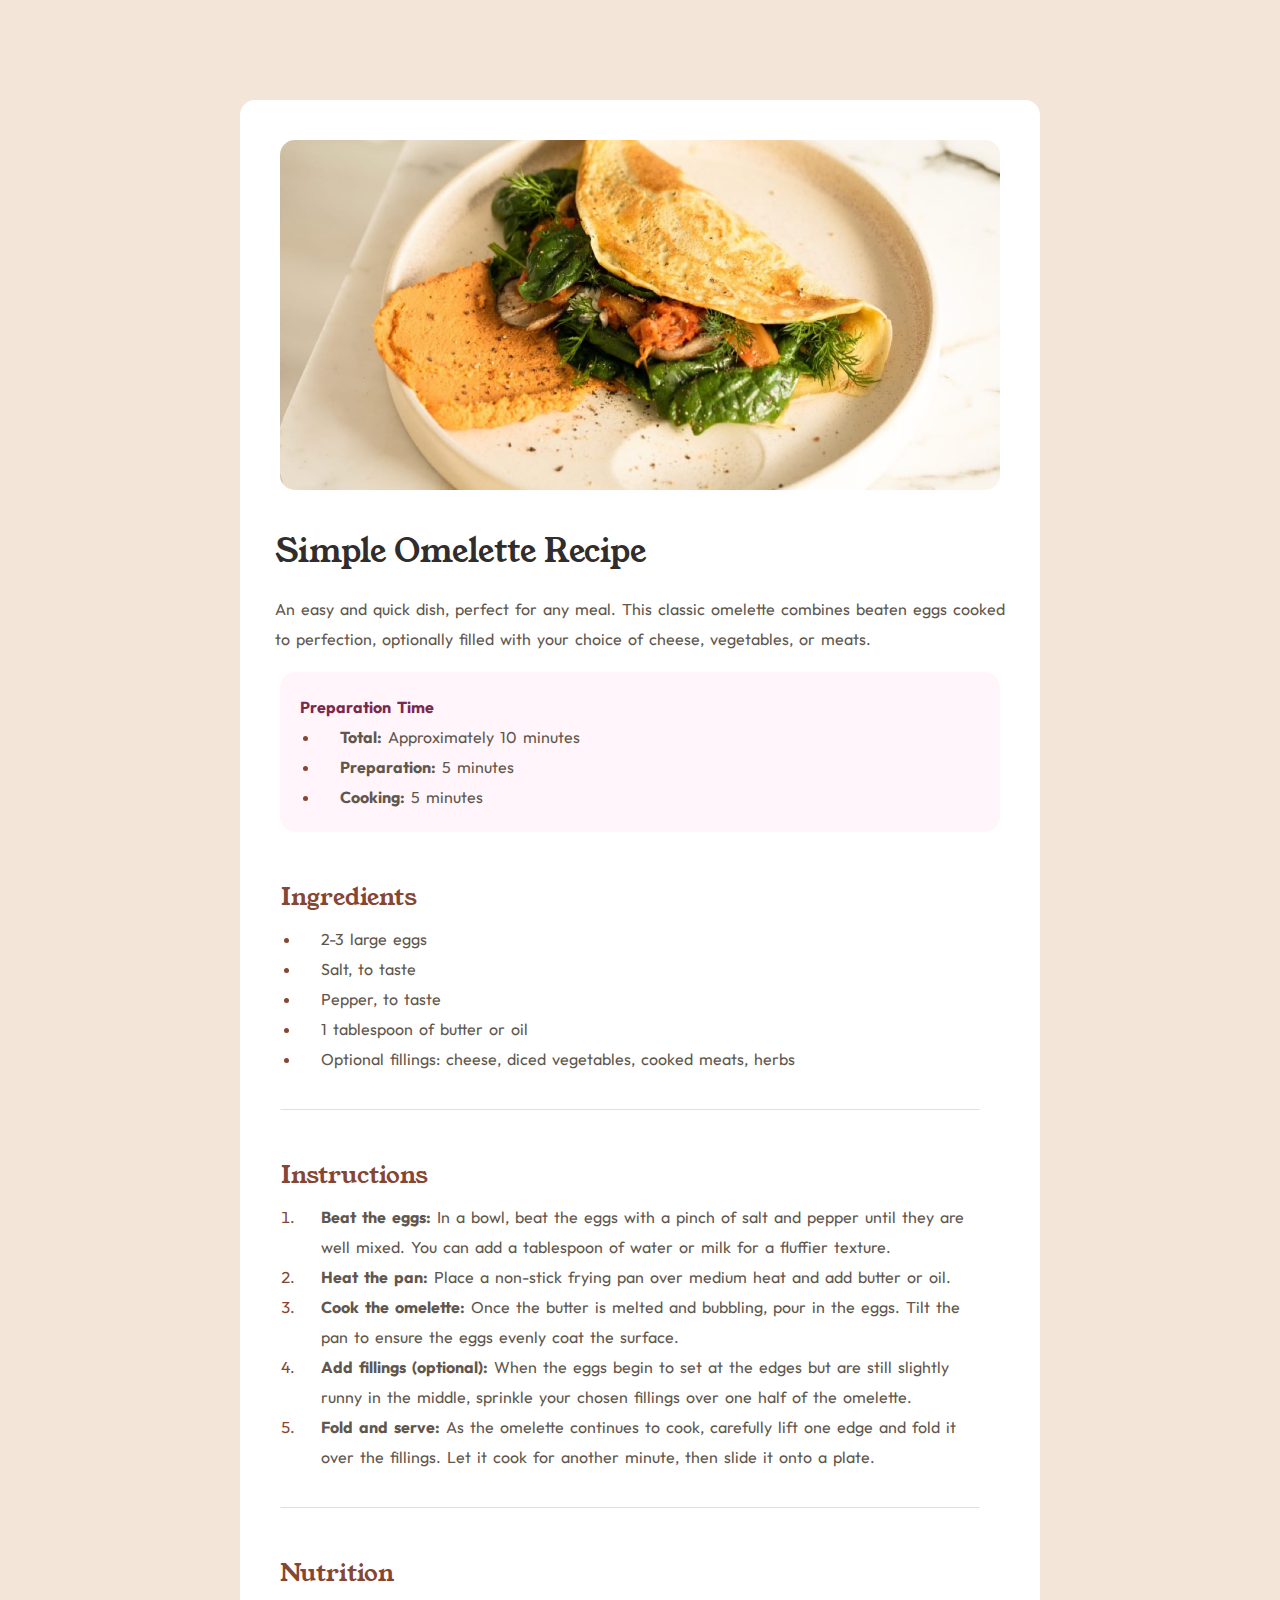
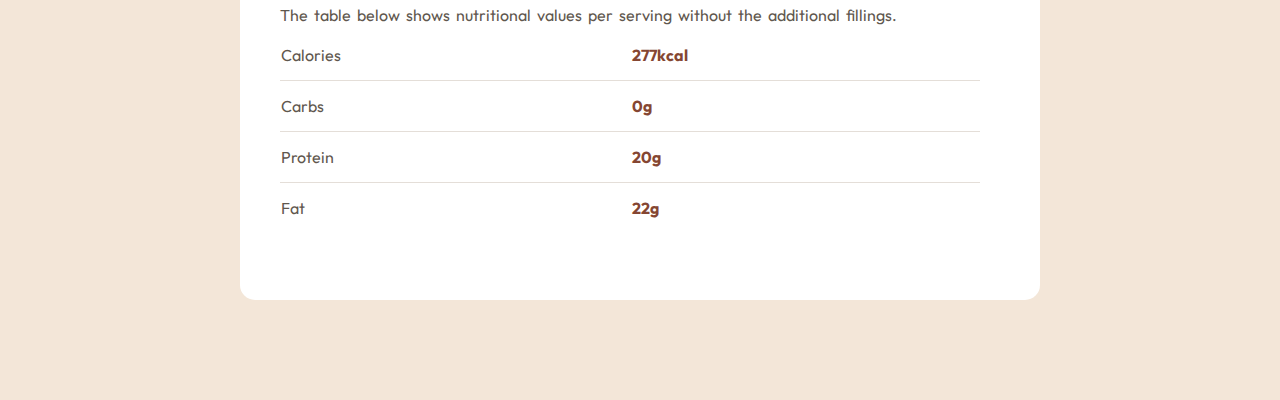
<file: index.html>
<!DOCTYPE html>
<html lang="en">
<head>
    <meta charset="UTF-8">
    <meta name="viewport" content="width=device-width, initial-scale=1.0">
    <link rel="stylesheet" href="style.css">
    <title>Recipe page</title>
</head>
<body>
    <nav class="container">
        <div class="image">
            <img src="assets/images/image-omelette.jpeg" alt="">
        </div>

        <header class="mainH">
            <h1 class="head">Simple Omelette Recipe</h1>
            <p>An easy and quick dish, perfect for any meal. This classic omelette combines beaten eggs cooked 
                to perfection, optionally filled with your choice of cheese, vegetables, or meats.</p>
        </header>
        <br/>
        <div class="prep">
            <h5>Preparation Time</h5>
            <ul>
                <li class="list1"><b>Total:</b> <span>Approximately 10 minutes</span></li>
                <li class="list1"><b>Preparation:</b> <span>5 minutes</span></li>
                <li class="list1"><b>Cooking:</b> <span>5 minutes</span></li>
            </ul>
        </div>
        <br/>
        <div class="ingred">
            <h2>Ingredients</h2>
            <ul>
                <li><span>2-3 large eggs</span></li>
                <li><span>Salt, to taste</span></li>
                <li><span>Pepper, to taste</span></li>
                <li><span>1 tablespoon of butter or oil</span></li>
                <li><span>Optional fillings: cheese, diced vegetables, cooked meats, herbs</span></li>
            </ul>
        </div>
        <br/>
        <div class="instruc">
            <h2>Instructions</h2>
            <ol>
                <li><b>Beat the eggs:</b> <span>In a bowl, beat the eggs with a pinch of salt and pepper until they are well mixed. You can add a tablespoon of water or milk for a fluffier texture.</span></li>
                <li><b>Heat the pan:</b> <span>Place a non-stick frying pan over medium heat and add butter or oil. </span> </li>
                <li><b>Cook the omelette:</b> <span>Once the butter is melted and bubbling, pour in the eggs. Tilt the pan to ensure the eggs evenly coat the surface.</span> </li>
                <li><b>Add fillings (optional):</b> <span>When the eggs begin to set at the edges but are still slightly runny in the middle, sprinkle your chosen fillings over one half of the omelette.</span></li>
                <li><b>Fold and serve:</b> <span>As the omelette continues to cook, carefully lift one edge and fold it over the fillings. Let it cook for another minute, then slide it onto a plate.</span></li>
            </ol>
        </div>
        <br/>
        <div class="nutri">
            <h2>Nutrition</h2>
            <p>The table below shows nutritional values per serving without the additional fillings.</p>
            <table>
                <tr class="row">
                    <td>Calories</td>
                    <td class="col2">277kcal</td>
                </tr>
                <tr class="row">
                    <td>Carbs</td>
                    <td class="col2">0g</td>
                </tr>
                <tr class="row">
                    <td>Protein</td>
                    <td class="col2">20g</td>
                </tr>
                <tr>
                    <td>Fat</td>
                    <td class="col2">22g</td>
                </tr>
            </table>
        </div>
    </nav>



    
</body>
</html>
</file>
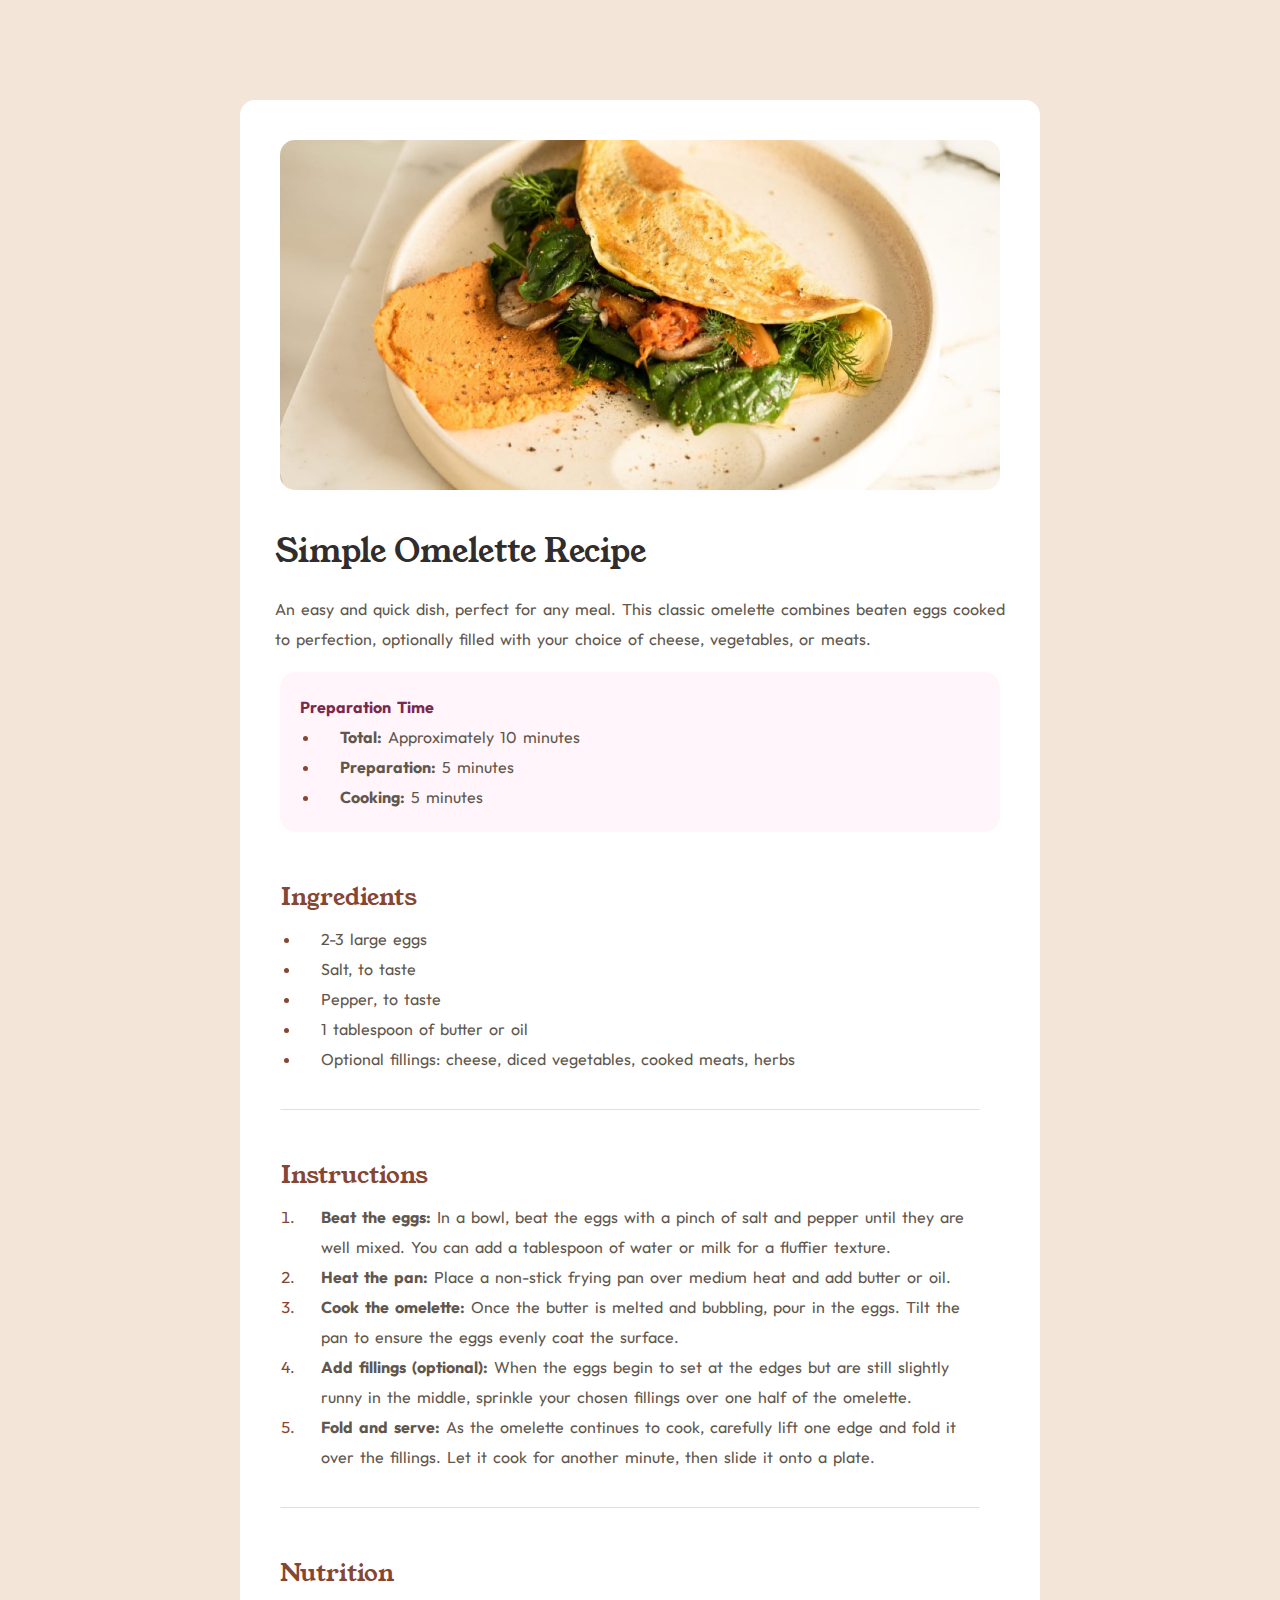
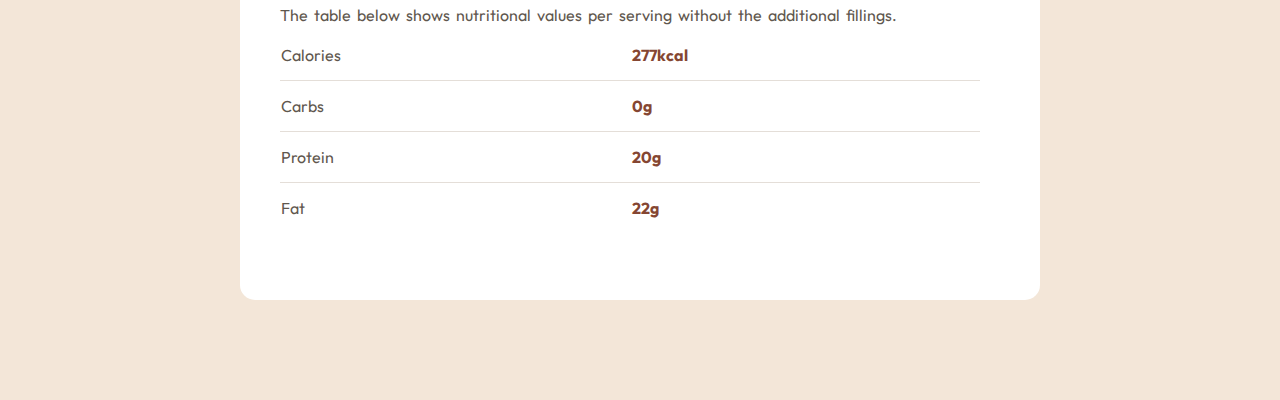
<file: prac.html>
<!DOCTYPE html>
<html lang="en">
<head>
    <meta charset="UTF-8">
    <meta name="viewport" content="width=device-width, initial-scale=1.0">
    <link rel="stylesheet" href="style.css">
    <title>Recipe page</title>
</head>
<body>
    <nav class="container">
        <div class="image">
            <img src="assets/images/image-omelette.jpeg" alt="">
        </div>

        <header class="mainH">
            <h1 class="head">Simple Omelette Recipe</h1>
            <p>An easy and quick dish, perfect for any meal. This classic omelette combines beaten eggs cooked 
                to perfection, optionally filled with your choice of cheese, vegetables, or meats.</p>
        </header>
        <br/>
        <div class="prep">
            <h5>Preparation Time</h5>
            <ul>
                <li class="list1"><b>Total:</b> <span>Approximately 10 minutes</span></li>
                <li class="list1"><b>Preparation:</b> <span>5 minutes</span></li>
                <li class="list1"><b>Cooking:</b> <span>5 minutes</span></li>
            </ul>
        </div>
        <br/>
        <div class="ingred">
            <h2>Ingredients</h2>
            <ul>
                <li><span>2-3 large eggs</span></li>
                <li><span>Salt, to taste</span></li>
                <li><span>Pepper, to taste</span></li>
                <li><span>1 tablespoon of butter or oil</span></li>
                <li><span>Optional fillings: cheese, diced vegetables, cooked meats, herbs</span></li>
            </ul>
        </div>
        <br/>
        <div class="instruc">
            <h2>Instructions</h2>
            <ol>
                <li><b>Beat the eggs:</b> <span>In a bowl, beat the eggs with a pinch of salt and pepper until they are well mixed. You can add a tablespoon of water or milk for a fluffier texture.</span></li>
                <li><b>Heat the pan:</b> <span>Place a non-stick frying pan over medium heat and add butter or oil. </span> </li>
                <li><b>Cook the omelette:</b> <span>Once the butter is melted and bubbling, pour in the eggs. Tilt the pan to ensure the eggs evenly coat the surface.</span> </li>
                <li><b>Add fillings (optional):</b> <span>When the eggs begin to set at the edges but are still slightly runny in the middle, sprinkle your chosen fillings over one half of the omelette.</span></li>
                <li><b>Fold and serve:</b> <span>As the omelette continues to cook, carefully lift one edge and fold it over the fillings. Let it cook for another minute, then slide it onto a plate.</span></li>
            </ol>
        </div>
        <br/>
        <div class="nutri">
            <h2>Nutrition</h2>
            <p>The table below shows nutritional values per serving without the additional fillings.</p>
            <table>
                <tr class="row">
                    <td>Calories</td>
                    <td class="col2">277kcal</td>
                </tr>
                <tr class="row">
                    <td>Carbs</td>
                    <td class="col2">0g</td>
                </tr>
                <tr class="row">
                    <td>Protein</td>
                    <td class="col2">20g</td>
                </tr>
                <tr>
                    <td>Fat</td>
                    <td class="col2">22g</td>
                </tr>
            </table>
        </div>
    </nav>



    
</body>
</html>
</file>
<file: style.css>
@import url('https://fonts.googleapis.com/css2?family=Young+Serif&display=swap');
@import url('https://fonts.googleapis.com/css2?family=Outfit:wght@100..900&display=swap');


*{
    margin: 0;
    box-sizing: border-box;
}

body{
    background-color: hsl(30, 54%, 90%);
    display: flex;
    justify-content: center;
    align-items: center;
}

nav{
    display: flex;
    padding: 30px;
    flex-direction: column;
    align-items: start;
    background-color: white;
    width: 800px;
    height: 1800px;
    margin: 100px;
    border-radius: 15px 15px 15px 15px;
}

img{
    width: 720px;
    height: 350px;
    border-radius: 15px;
}

h1, h2{
    font-family: "Young Serif", serif;
    font-weight: 500;
    font-style: normal;
}

h1{
    color: hsl(24, 5%, 18%);
    font-size: 2em;
    margin-bottom: 20px;
}

.mainH{
    padding: 5px;
    margin-top: 20px;
}

h2{
    color: hsl(14, 45%, 36%);
    padding-top: 10px;
    padding-bottom: 10px;
}


p, li, table, h5{
    font-size: 16px;
    font-family: "Outfit", sans-serif;
    font-optical-sizing: auto;
    font-style: normal;
    line-height: 30px;
    word-spacing: 3px;
    color: hsl(30, 10%, 34%);
}

b{
    color: hsl(30, 10%, 34%);
}

.prep{
    background-color: hsl(330, 100%, 98%);
    width: 720px;
    padding: 20px;
    border-radius: 15px;
    margin-top: -5px;
    margin-left: 10px;
    border: none;

}

h5{
    color: hsl(332, 51%, 32%);
    font-weight: bolder;
}

ol li,ul li{
    padding-left: 20px;
    color: hsl(14, 45%, 36%);
}

ol, ul{
    margin-left: -20px;
}

div{
    padding-bottom: 35px;
    margin: 10px;
    border: solid;
    border-color: hsl(30, 18%, 87%);
    border-top: white;
    border-left-color: white;
    border-right-color: white;
    border-width: 1px;
    width: 700px;
}

.image{
    display: block;
    border: none;
    padding-bottom: 0px;
}

.nutri{
    border: none;
    margin: 10px;
}

table, th,td{
    border-collapse: collapse;
    padding-bottom: 10px;
    padding-top: 10px;
    width: 700px;
}

span, .hh{
    color: hsl(30, 10%, 34%);
}

.row{
    border-bottom: 0.5px solid;
    border-color: hsl(30, 18%, 87%);
}

.col2{
    color: hsl(14, 45%, 36%);
    font-weight: bolder;
}
</file>
